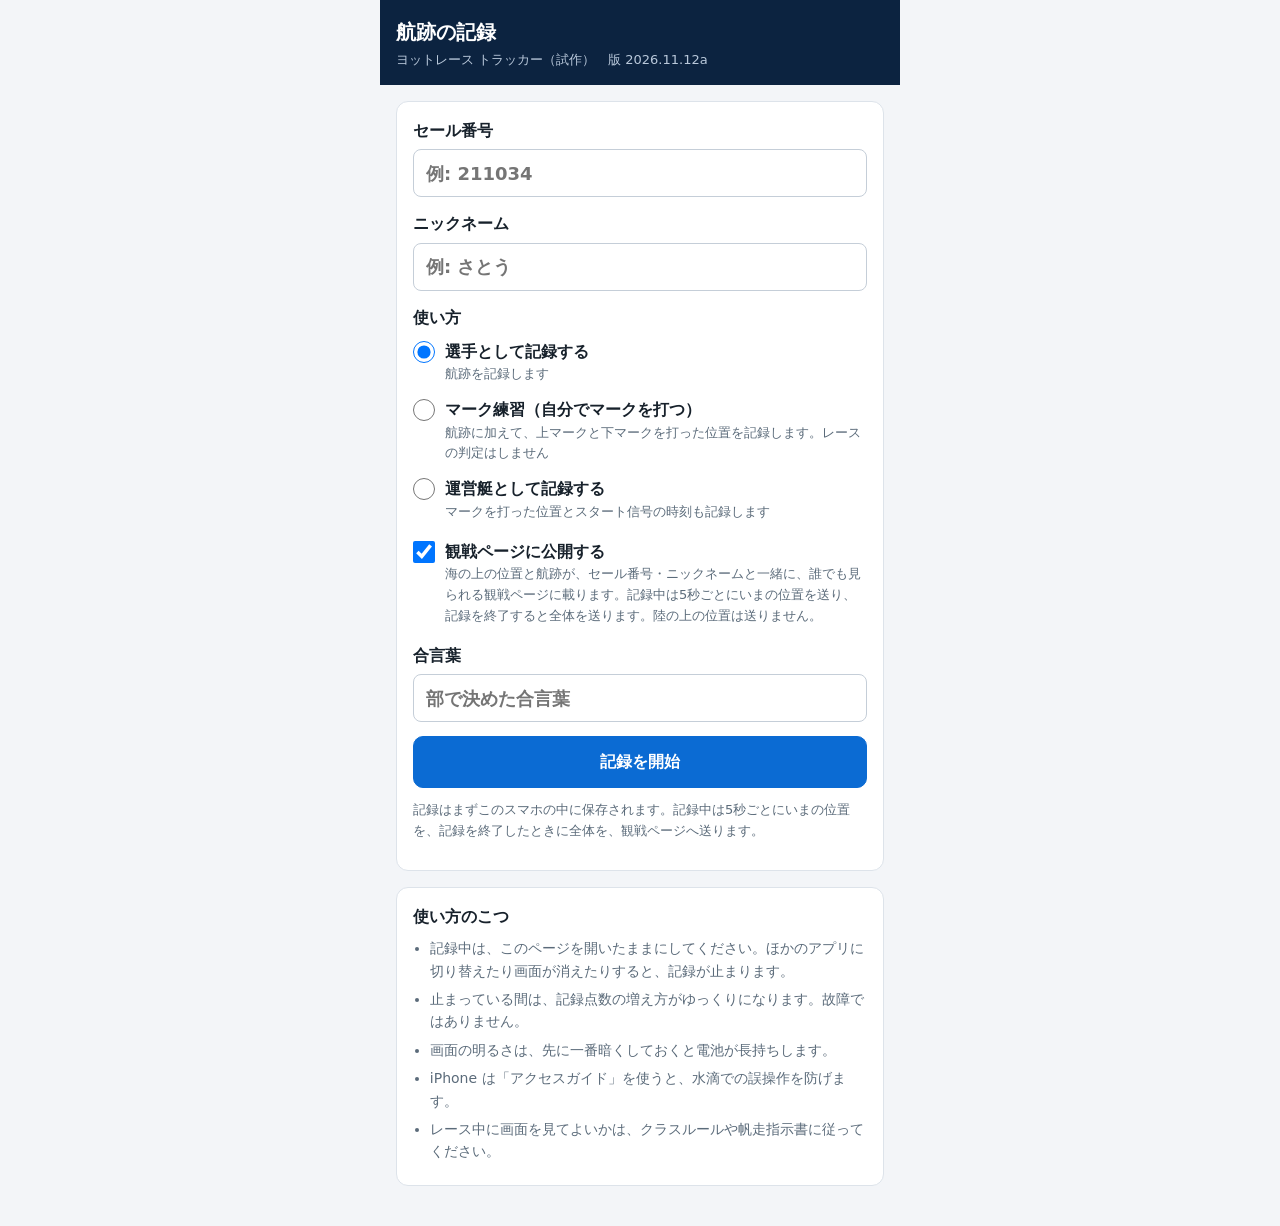
<file: tracker.html>
<!doctype html>
<html lang="ja">
<head>
<meta charset="utf-8">
<meta name="viewport" content="width=device-width, initial-scale=1, viewport-fit=cover">
<meta name="theme-color" content="#0c2340">
<title>航跡の記録（試作）</title>
<link rel="stylesheet" href="css/tracker.css">
<link rel="stylesheet" href="css/live.css">
</head>
<body>
<main id="app">
  <header class="head">
    <h1>航跡の記録</h1>
    <p>ヨットレース トラッカー（試作）　<span data-version></span></p>
  </header>

  <section class="card warn" id="blocked" hidden>
    <h2>このままでは記録できません</h2>
    <p id="blockedMsg"></p>
  </section>

  <section class="card warn" id="resume" hidden>
    <h2>前回の記録が途中で止まっています</h2>
    <p id="resumeMsg"></p>
    <button class="btn primary" id="btnResume" type="button">続きから記録する</button>
    <button class="btn" id="btnFinish" type="button">ここで終了して書き出す</button>
  </section>

  <section class="card" id="setup">
    <label class="field">セール番号
      <input id="sail" type="text" inputmode="numeric" autocomplete="off" maxlength="8" placeholder="例: 211034">
    </label>
    <label class="field">ニックネーム
      <input id="name" type="text" autocomplete="off" maxlength="12" placeholder="例: さとう">
    </label>
    <fieldset class="modes">
      <legend>使い方</legend>
      <label class="check">
        <input type="radio" name="mode" value="racer" checked>
        <span>選手として記録する<small>航跡を記録します</small></span>
      </label>
      <label class="check">
        <input type="radio" name="mode" value="practice">
        <span>マーク練習（自分でマークを打つ）<small>航跡に加えて、上マークと下マークを打った位置を記録します。レースの判定はしません</small></span>
      </label>
      <label class="check">
        <input type="radio" name="mode" value="ops">
        <span>運営艇として記録する<small>マークを打った位置とスタート信号の時刻も記録します</small></span>
      </label>
    </fieldset>
    <div id="pubBox" hidden>
      <label class="check">
        <input type="checkbox" id="pubMode" checked>
        <span>観戦ページに公開する<small>海の上の位置と航跡が、セール番号・ニックネームと一緒に、誰でも見られる観戦ページに載ります。記録中は5秒ごとにいまの位置を送り、記録を終了すると全体を送ります。陸の上の位置は送りません。</small></span>
      </label>
      <label class="field" id="titleField" hidden>今日の名前（任意）
        <input id="dayTitle" type="text" autocomplete="off" maxlength="30" placeholder="例: 部内レース">
      </label>
      <label class="field" id="passField">合言葉
        <input id="pass" type="text" autocomplete="off" autocapitalize="none" spellcheck="false" maxlength="40" placeholder="部で決めた合言葉">
      </label>
    </div>
    <p class="landnote" id="landNote" hidden>陸上テスト用の入口から開いています。この記録は、陸の上の位置もそのまま観戦ページに公開されます。自宅など、知られたくない場所では使わないでください。</p>
    <p class="err" id="setupErr" hidden></p>
    <button class="btn primary" id="btnStart" type="button">記録を開始</button>
    <p class="note" id="setupNote">記録はこのスマホの中にだけ保存されます。どこにも送信されません。</p>
  </section>

  <section class="card" id="live" hidden>
    <p class="who" id="who"></p>
    <div class="grid">
      <div class="cell"><span class="lab">経過</span><span class="val" id="vElapsed">0:00:00</span></div>
      <div class="cell"><span class="lab">記録点数</span><span class="val" id="vCount">0</span></div>
      <div class="cell"><span class="lab">GPS の精度</span><span class="val" id="vAcc">–</span></div>
      <div class="cell"><span class="lab">艇速</span><span class="val" id="vSpd">–</span></div>
    </div>
    <p class="status" id="vStatus" role="status"></p>

    <div class="ops" id="opsPanel" hidden>
      <div class="ops-tabs" id="opsTabs" role="tablist">
        <button type="button" class="ops-tab is-on" data-pane="marks" role="tab" aria-selected="true">マーク</button>
        <button type="button" class="ops-tab" data-pane="navi" role="tab" aria-selected="false">ナビ</button>
        <button type="button" class="ops-tab" data-pane="start" role="tab" aria-selected="false" id="opsTabStart">スタート</button>
      </div>
      <div data-ops-pane="marks">
      <h2>マークの位置</h2>
      <p class="note">マークを打った場所で押してください。1回目で位置を覚え、2回目で確定します。打ち直したときは、もう一度押せば新しい位置に置き換わります。</p>
      <button class="btn" id="btnM1" type="button">上マークを打った</button>
      <button class="btn" id="btnM4" type="button">下マークを打った</button>
      <button class="btn" id="btnFin" type="button">フィニッシュマークを打った</button>
      <ul class="ops-list" id="opsMarks"></ul>
      <p class="ops-dist" id="opsDist" hidden></p>
      <p class="note" id="sessionNote" hidden>同じマークを3分以上あけて打ち直すと、観戦ページでは別のセッションに分かれます。</p>
      </div>
      <div data-ops-pane="navi" hidden>
      <div class="plan" id="planBox">
        <h2>コース設定ナビ</h2>
        <p class="note">上マークか下マークのどちらかを打ったあと、風軸と距離を入れると、残りのマークを打つ位置（目標）と、そこまでの距離が出ます。</p>
        <div class="pick"><label for="plWind">風軸（コンパスの読み）</label>
          <span class="step"><button type="button" data-plan="wind" data-step="-5" aria-label="風軸を5度減らす">−</button><input id="plWind" type="number" inputmode="numeric" min="0" max="359" step="1"><span class="unit">°</span><button type="button" data-plan="wind" data-step="5" aria-label="風軸を5度増やす">＋</button></span></div>
        <div class="pick"><label for="plDist">上下の距離</label>
          <span class="step"><button type="button" data-plan="dist" data-step="-50" aria-label="上下の距離を50m減らす">−</button><input id="plDist" type="number" inputmode="numeric" min="50" max="3000" step="10"><span class="unit">m</span><button type="button" data-plan="dist" data-step="50" aria-label="上下の距離を50m増やす">＋</button></span></div>
        <div class="pick" id="plLineRow"><label for="plLine">スタートラインの長さ</label>
          <span class="step"><button type="button" data-plan="line" data-step="-10" aria-label="スタートラインを10m短くする">−</button><input id="plLine" type="number" inputmode="numeric" min="10" max="500" step="5"><span class="unit">m</span><button type="button" data-plan="line" data-step="10" aria-label="スタートラインを10m長くする">＋</button></span></div>
        <button class="btn" id="plCog" type="button">いまの進行方向を風軸にする</button>
        <p class="ops-dist" id="planInfo" hidden></p>
        <button class="btn primary" id="btnNav" type="button">地図でナビを見る</button>
      </div>
      </div>

      <div data-ops-pane="start" hidden>
      <div id="opsStartBox">
      <h2>スタート</h2>
      <label class="pick">周回数
        <select id="opsLaps">
          <option value="1">1周</option>
          <option value="2">2周</option>
          <option value="3">3周</option>
          <option value="4">4周</option>
        </select>
      </label>
      <p class="countdown" id="opsCountdown" hidden></p>
      <button class="btn primary" id="btnSeq" type="button">スタート手順を開始（5分前）</button>
      <button class="btn" id="btnStartNow" type="button">いまスタート信号を出した</button>
      <button class="btn quiet" id="btnStartCancel" type="button" hidden>直前のスタートを取り消す</button>
      <ul class="ops-list" id="opsStarts"></ul>
      <p class="note">スタート信号の瞬間の、このスマホの位置を本部船の位置として記録します。周回数も、そのスタートと一緒に記録します。</p>
      <p class="note">スタート手順では、4分前・1分前・スタートの瞬間に長い音が鳴ります。それぞれの5秒前から、短い音で予告します。スマホの音量を上げておいてください。</p>
      </div>
      </div>
    </div>

    <button class="btn primary" id="btnDark" type="button">航海モードにする</button>
    <p class="note">航海モードは、画面を真っ黒にしてタッチを受け付けなくします。防水ケースに入れる直前に押してください。記録は続きます。</p>
    <button class="btn" id="btnLive" type="button" hidden>リアルタイムモードにする</button>
    <p class="note" id="liveNote" hidden>リアルタイムモードは、マークと、自分やほかの艇のいまの位置・航跡を地図で表示します。タッチは受け付けません。画面が点いたままなので、航海モードより電池を使います。</p>
    <button class="btn danger" id="btnStop" type="button">記録を終了</button>
  </section>

  <section class="card" id="done" hidden>
    <h2>記録を終了しました</h2>
    <p id="summary"></p>
    <div class="send" id="sendBox" hidden>
      <p class="status" id="sendMsg" role="status"></p>
      <label class="field" id="sendPassField" hidden>合言葉
        <input id="sendPass" type="text" autocomplete="off" autocapitalize="none" spellcheck="false" maxlength="40" placeholder="部で決めた合言葉">
      </label>
      <button class="btn primary" id="btnSend" type="button" hidden>観戦ページに送る</button>
      <a class="btn" id="lnkView" href="index.html" hidden>観戦ページで見る</a>
      <button class="btn quiet" id="btnUnpub" type="button" hidden>観戦ページから取り消す</button>
    </div>
    <button class="btn primary" id="btnShare" type="button">ファイルを共有する</button>
    <button class="btn" id="btnSave" type="button">ファイルを保存する</button>
    <button class="btn" id="btnResume2" type="button">続きから記録する</button>
    <button class="btn quiet" id="btnNew" type="button">この記録を消して最初に戻る</button>
    <p class="note">共有や保存をしてから消してください。消した記録は元に戻せません。</p>
  </section>

  <section class="card tips">
    <h2>使い方のこつ</h2>
    <ul>
      <li>記録中は、このページを開いたままにしてください。ほかのアプリに切り替えたり画面が消えたりすると、記録が止まります。</li>
      <li>止まっている間は、記録点数の増え方がゆっくりになります。故障ではありません。</li>
      <li>画面の明るさは、先に一番暗くしておくと電池が長持ちします。</li>
      <li>iPhone は「アクセスガイド」を使うと、水滴での誤操作を防げます。</li>
      <li>レース中に画面を見てよいかは、クラスルールや帆走指示書に従ってください。</li>
    </ul>
  </section>
</main>

<div id="navView" hidden>
  <div class="nv-top">
    <div class="nv-name" id="nvName"></div>
    <div class="nv-main"><b id="nvDist">–</b><span id="nvBrg"></span></div>
    <div class="nv-parts"><span id="nvAlong"></span><span id="nvCross"></span></div>
  </div>
  <div id="navMap"></div>
  <div class="nv-bottom">
    <button class="btn primary" id="nvDrop" type="button"></button>
    <div class="nv-row">
      <button class="btn" id="nvNext" type="button">次の目標へ</button>
      <button class="btn" id="nvClose" type="button">閉じる</button>
    </div>
  </div>
</div>

<div id="liveView" hidden>
  <div class="lv-top">
    <b id="lElapsed">0:00:00</b>
    <span id="lSpd"></span>
    <span id="lState">記録中</span>
    <span id="lCount"></span>
  </div>
  <div id="liveMap"></div>
  <div class="lv-bottom">
    <button id="btnLiveUnlock" type="button">長押しで解除</button>
  </div>
</div>

<div id="dark" hidden>
  <div class="dark-info">
    <span id="dElapsed">0:00:00</span>
    <span id="dState">記録中</span>
  </div>
  <button id="btnUnlock" type="button">長押しで解除</button>
</div>

<script src="js/version.js"></script>
<script src="js/geo.js"></script>
<script src="js/plan.js"></script>
<script src="js/config.js"></script>
<script src="js/cloud.js"></script>
<script src="js/livemap.js"></script>
<script src="js/tracker.js"></script>
<script src="js/boot.js"></script>
</body>
</html>
</file>
<file: css/tracker.css>
:root {
  --navy: #0c2340;
  --ink: #17212b;
  --muted: #5b6b7a;
  --line: #dde3ea;
  --bg: #f3f5f8;
  --surface: #ffffff;
  --accent: #0b6bd3;
  --danger: #b42318;
  --warn-bg: #fff6e5;
  --warn-line: #f0c36d;
  --font: "Segoe UI", "Hiragino Sans", "Yu Gothic UI", "Meiryo", system-ui, sans-serif;
}
* { box-sizing: border-box; }
[hidden] { display: none !important; }
html, body { margin: 0; }
body {
  font-family: var(--font);
  font-size: 16px;
  line-height: 1.6;
  color: var(--ink);
  background: var(--bg);
  -webkit-text-size-adjust: 100%;
}
#app { max-width: 520px; margin: 0 auto; padding: 0 16px calc(24px + env(safe-area-inset-bottom)); }

.head { margin: 0 -16px 16px; padding: calc(16px + env(safe-area-inset-top)) 16px 14px; background: var(--navy); color: #fff; }
.head h1 { margin: 0; font-size: 20px; }
.head p { margin: 2px 0 0; font-size: 13px; color: #b9c8da; }

.card { margin: 0 0 16px; padding: 16px; border: 1px solid var(--line); border-radius: 12px; background: var(--surface); }
.card h2 { margin: 0 0 8px; font-size: 16px; }
.card p { margin: 0 0 12px; }
.card.warn { background: var(--warn-bg); border-color: var(--warn-line); }

.field { display: block; margin-bottom: 14px; font-weight: 600; }
.field input {
  display: block;
  width: 100%;
  height: 48px;
  margin-top: 6px;
  padding: 0 12px;
  border: 1px solid #c5ced8;
  border-radius: 8px;
  font: inherit;
  font-size: 18px;
  background: #fff;
}
.field input:focus { outline: 2px solid var(--accent); outline-offset: -1px; border-color: var(--accent); }

.btn {
  display: block;
  width: 100%;
  min-height: 52px;
  margin: 0 0 12px;
  padding: 10px 14px;
  border: 1px solid #c5ced8;
  border-radius: 10px;
  background: #fff;
  font: inherit;
  font-weight: 700;
  color: var(--ink);
  cursor: pointer;
}
.btn.primary { background: var(--accent); border-color: var(--accent); color: #fff; }
.btn.danger { background: #fff; border-color: var(--danger); color: var(--danger); }
.btn.danger.armed { background: var(--danger); color: #fff; }
.btn.quiet { color: var(--muted); font-weight: 500; }
.btn.quiet.armed { border-color: var(--danger); color: var(--danger); font-weight: 700; }
.btn:focus-visible { outline: 3px solid var(--accent); outline-offset: 2px; }
.btn:disabled { opacity: .5; cursor: default; }

.note { font-size: 13px; color: var(--muted); }
.err { color: var(--danger); font-weight: 600; }
.who { font-size: 18px; font-weight: 700; }
.grid { display: grid; grid-template-columns: 1fr 1fr; gap: 10px; margin-bottom: 12px; }
.cell { padding: 10px 12px; border-radius: 8px; background: #f1f4f7; }
.lab { display: block; font-size: 12px; color: var(--muted); }
.val { display: block; font-size: 24px; font-weight: 700; font-variant-numeric: tabular-nums; line-height: 1.3; }
.status { min-height: 1.6em; font-weight: 600; }
.status.bad { color: var(--danger); }
.status.good { color: #17753a; }

.check { display: flex; align-items: flex-start; gap: 10px; margin: 0 0 16px; font-weight: 600; }
.check input { width: 22px; height: 22px; margin: 2px 0 0; flex: none; }
.check small { display: block; font-weight: 400; font-size: 13px; color: var(--muted); }

/* 運営艇の記録 */
.ops { margin: 4px 0 16px; padding: 14px 14px 2px; border: 1px solid var(--line); border-radius: 10px; background: #f8fafc; }
.ops h2 { margin: 6px 0 6px; }
.btn.armed { border-color: var(--accent); background: #e8f1fc; color: var(--accent); }
.btn.danger.armed { background: var(--danger); border-color: var(--danger); color: #fff; }
.btn.primary.armed { background: #0a56a8; color: #fff; }
.ops-list { margin: 0 0 14px; padding: 0; list-style: none; font-size: 14px; font-variant-numeric: tabular-nums; }
.ops-list li { padding: 4px 0; border-bottom: 1px solid var(--line); }
.ops-list li.none { color: var(--muted); }
.ops-dist { margin: -4px 0 14px; padding: 8px 10px; border-radius: 8px; background: #eaf1fb; font-weight: 700; font-variant-numeric: tabular-nums; white-space: pre-line; }
.countdown {
  margin: 0 0 12px;
  padding: 12px;
  border-radius: 10px;
  background: var(--navy);
  color: #fff;
  text-align: center;
}
.countdown b { display: block; font-size: 40px; line-height: 1.1; font-variant-numeric: tabular-nums; }
.countdown span { display: block; font-size: 14px; color: #b9c8da; }

.modes { margin: 0 0 4px; padding: 0; border: 0; }
.modes legend { padding: 0; margin: 0 0 8px; font-weight: 600; }
.modes .check { margin-bottom: 12px; }
.landnote { padding: 10px 12px; border: 1px solid var(--warn-line); border-radius: 8px; background: var(--warn-bg); font-size: 14px; }

/* 運営艇・マーク練習の画面の切り替え（マーク / ナビ / スタート） */
.ops-tabs { display: flex; gap: 6px; margin: 0 0 12px; }
.ops-tab { flex: 1; min-height: 48px; padding: 6px 4px; border: 1px solid #c5ced8; border-radius: 10px; background: #fff; font: inherit; font-weight: 700; color: var(--ink); font-variant-numeric: tabular-nums; }
.ops-tab.is-on { background: var(--navy); border-color: var(--navy); color: #fff; }
.ops-tab.is-live { border-color: var(--accent); }

/* コース設定ナビ */
.plan { margin: 0 0 14px; padding: 12px 12px 2px; border: 1px solid var(--line); border-radius: 10px; background: #fff; }
.plan h2 { margin: 0 0 6px; }
.plan .pick { display: block; }
.plan .pick label { display: block; margin-bottom: 6px; }
.step { display: flex; align-items: center; gap: 6px; }
.step button { flex: none; width: 52px; height: 48px; border: 1px solid #c5ced8; border-radius: 8px; background: #fff; font: inherit; font-size: 22px; font-weight: 700; color: var(--ink); }
.step input { flex: 1; min-width: 0; width: 100%; height: 48px; padding: 0 8px; border: 1px solid #c5ced8; border-radius: 8px; background: #fff; font: inherit; font-size: 20px; font-weight: 700; text-align: right; font-variant-numeric: tabular-nums; }
.step input:focus { outline: 2px solid var(--accent); outline-offset: -1px; }
.step .unit { flex: none; width: 1.2em; font-weight: 600; }

/* ナビ画面: 画面全体に地図と目標までの距離。ボタンは押せるが、地図は指で動かせない */
#navView { position: fixed; inset: 0; z-index: 9997; display: flex; flex-direction: column; background: #dfe7ef; user-select: none; -webkit-user-select: none; }
.nv-top { padding: calc(8px + env(safe-area-inset-top)) 14px 10px; background: var(--navy); color: #fff; font-variant-numeric: tabular-nums; }
.nv-top.arrived { background: #17753a; }
.nv-name { font-size: 14px; color: #b9c8da; }
.nv-top.arrived .nv-name { color: #d9f2e2; }
.nv-main { display: flex; align-items: baseline; gap: 12px; }
.nv-main b { font-size: 46px; line-height: 1.15; }
.nv-main span { font-size: 18px; }
.nv-parts { display: flex; gap: 8px; margin-top: 4px; }
.nv-parts span { flex: 1; padding: 4px 8px; border-radius: 6px; background: rgba(255, 255, 255, .14); font-size: 16px; font-weight: 600; }
.nv-parts span:empty { display: none; }
#navMap { flex: 1; min-height: 0; pointer-events: none; }
.nv-bottom { padding: 10px 14px calc(10px + env(safe-area-inset-bottom)); background: #fff; border-top: 1px solid var(--line); }
.nv-bottom .btn { margin-bottom: 8px; }
.nv-row { display: flex; gap: 8px; }
.nv-row .btn { flex: 1; margin-bottom: 0; }

.pick { display: flex; align-items: center; justify-content: space-between; gap: 12px; margin: 0 0 12px; font-weight: 600; }
.pick select { height: 48px; min-width: 120px; padding: 0 10px; border: 1px solid #c5ced8; border-radius: 8px; background: #fff; font: inherit; font-size: 18px; }

/* 観戦ページへの送信 */
.send { margin: 0 0 14px; padding: 12px 14px 2px; border: 1px solid var(--line); border-radius: 10px; background: #f8fafc; }
.send .status { margin-bottom: 12px; }
a.btn { display: flex; align-items: center; justify-content: center; text-decoration: none; text-align: center; }

.tips ul { margin: 0; padding-left: 1.2em; font-size: 14px; color: var(--muted); }
.tips li { margin-bottom: 6px; }

/* 航海モード: 画面全体を黒くしてタッチを受け付けない */
#dark {
  position: fixed;
  inset: 0;
  z-index: 9999;
  display: flex;
  flex-direction: column;
  align-items: center;
  justify-content: space-between;
  padding: calc(40px + env(safe-area-inset-top)) 24px calc(40px + env(safe-area-inset-bottom));
  background: #000;
  color: #3a3a3a;
  touch-action: none;
  user-select: none;
  -webkit-user-select: none;
}
.dark-info { display: flex; flex-direction: column; align-items: center; gap: 4px; font-size: 20px; font-variant-numeric: tabular-nums; }
#dState.bad { color: #7a2a22; }
#btnUnlock {
  width: 100%;
  max-width: 320px;
  min-height: 64px;
  border: 1px solid #2a2a2a;
  border-radius: 12px;
  background: #000;
  color: #4a4a4a;
  font: inherit;
  font-size: 16px;
  touch-action: none;
}
#btnUnlock.holding { border-color: #5a5a5a; color: #8a8a8a; }
</file>
<file: css/live.css>
/* リアルタイムの地図の部品（記録ページと live.html の両方で使う） */
.lv-boat { position: relative; }
.lv-boat svg { display: block; transform-origin: 50% 50%; filter: drop-shadow(0 1px 1px rgba(0, 0, 0, .35)); }
.lv-boat.is-stale { opacity: .45; }
.lv-label {
  position: absolute;
  left: 100%;
  top: 50%;
  margin-left: 4px;
  transform: translateY(-50%);
  padding: 1px 6px;
  border-radius: 4px;
  background: rgba(255, 255, 255, .92);
  color: #17212b;
  font: 600 12px/1.5 "Segoe UI", "Hiragino Sans", "Yu Gothic UI", "Meiryo", system-ui, sans-serif;
  white-space: nowrap;
  box-shadow: 0 1px 2px rgba(0, 0, 0, .2);
}
.lv-label:empty { display: none; }
.lv-boat.is-self .lv-label { background: #0c2340; color: #fff; font-size: 13px; }

.lv-mark { position: relative; width: 20px; height: 20px; }
.lv-mark-dot {
  width: 20px;
  height: 20px;
  border: 2px solid #fff;
  border-radius: 50%;
  background: #f26a1b;
  color: #fff;
  font: 700 11px/16px "Segoe UI", "Hiragino Sans", "Yu Gothic UI", "Meiryo", system-ui, sans-serif;
  text-align: center;
  box-shadow: 0 1px 3px rgba(0, 0, 0, .4);
}
.lv-mark-name {
  position: absolute;
  left: 24px;
  top: 50%;
  transform: translateY(-50%);
  padding: 1px 6px;
  border-radius: 4px;
  background: rgba(255, 255, 255, .92);
  color: #17212b;
  font: 600 12px/1.5 "Segoe UI", "Hiragino Sans", "Yu Gothic UI", "Meiryo", system-ui, sans-serif;
  white-space: nowrap;
}

.lv-target { position: relative; width: 24px; height: 24px; }
.lv-target-ring { width: 24px; height: 24px; box-sizing: border-box; border: 3px dashed #d2451e; border-radius: 50%; background: rgba(255, 255, 255, .55); }
.lv-target.is-box .lv-target-ring { border-radius: 4px; border-color: #0c2340; }
.lv-target.is-sel .lv-target-ring { border-style: solid; background: rgba(255, 221, 87, .8); }
.lv-target-name {
  position: absolute;
  left: 28px;
  top: 50%;
  transform: translateY(-50%);
  padding: 1px 6px;
  border-radius: 4px;
  background: rgba(255, 255, 255, .92);
  color: #7a2a12;
  font: 700 12px/1.5 "Segoe UI", "Hiragino Sans", "Yu Gothic UI", "Meiryo", system-ui, sans-serif;
  white-space: nowrap;
}

.lv-dist {
  display: inline-block;
  transform: translate(-50%, -50%);
  padding: 1px 6px;
  border-radius: 10px;
  background: rgba(23, 33, 43, .85);
  color: #fff;
  font: 700 12px/1.5 "Segoe UI", "Hiragino Sans", "Yu Gothic UI", "Meiryo", system-ui, sans-serif;
  white-space: nowrap;
}

/* 記録ページのリアルタイムモード: 画面全体を地図にして、タッチを受け付けない */
#liveView {
  position: fixed;
  inset: 0;
  z-index: 9998;
  display: flex;
  flex-direction: column;
  background: #dfe7ef;
  touch-action: none;
  user-select: none;
  -webkit-user-select: none;
}
.lv-top {
  display: flex;
  align-items: baseline;
  gap: 14px;
  padding: calc(8px + env(safe-area-inset-top)) 14px 8px;
  background: #0c2340;
  color: #fff;
  font-variant-numeric: tabular-nums;
}
.lv-top b { font-size: 22px; }
.lv-top span { font-size: 14px; color: #b9c8da; }
.lv-top .bad { color: #ffb4a8; }
#liveMap { flex: 1; min-height: 0; pointer-events: none; }
.lv-bottom { padding: 10px 16px calc(12px + env(safe-area-inset-bottom)); background: #0c2340; }
.lv-bottom p { margin: 0 0 8px; font-size: 13px; color: #b9c8da; text-align: center; }
#btnLiveUnlock {
  display: block;
  width: 100%;
  min-height: 56px;
  border: 1px solid #5b7393;
  border-radius: 12px;
  background: #16335a;
  color: #fff;
  font: inherit;
  font-size: 16px;
  font-weight: 700;
  touch-action: none;
}
#btnLiveUnlock.holding { background: #2a5593; border-color: #9db8dc; }

/* 岸から見るページ（live.html） */
.lv-page { display: flex; flex-direction: column; height: 100vh; height: 100dvh; margin: 0; font-family: "Segoe UI", "Hiragino Sans", "Yu Gothic UI", "Meiryo", system-ui, sans-serif; }
.lv-page .lv-top { flex-wrap: wrap; }
.lv-page .lv-top h1 { margin: 0; font-size: 17px; }
.lv-page #liveMap { pointer-events: auto; }
.lv-page .lv-bottom { display: flex; gap: 10px; align-items: center; }
.lv-page .lv-bottom a, .lv-page .lv-bottom button {
  flex: 1;
  box-sizing: border-box;
  min-height: 44px;
  margin: 0;
  padding: 8px 12px;
  line-height: 1.4;
  border: 1px solid #5b7393;
  border-radius: 10px;
  background: #16335a;
  color: #fff;
  font: inherit;
  font-size: 14px;
  font-weight: 700;
  text-align: center;
  text-decoration: none;
  cursor: pointer;
}
.lv-page .lv-bottom a { display: flex; align-items: center; justify-content: center; }
.lv-empty {
  position: absolute;
  left: 50%;
  top: 40%;
  z-index: 1000;
  transform: translate(-50%, -50%);
  max-width: 80%;
  padding: 12px 16px;
  border-radius: 10px;
  background: rgba(12, 35, 64, .92);
  color: #fff;
  font-size: 14px;
  text-align: center;
  pointer-events: none;
}
</file>
